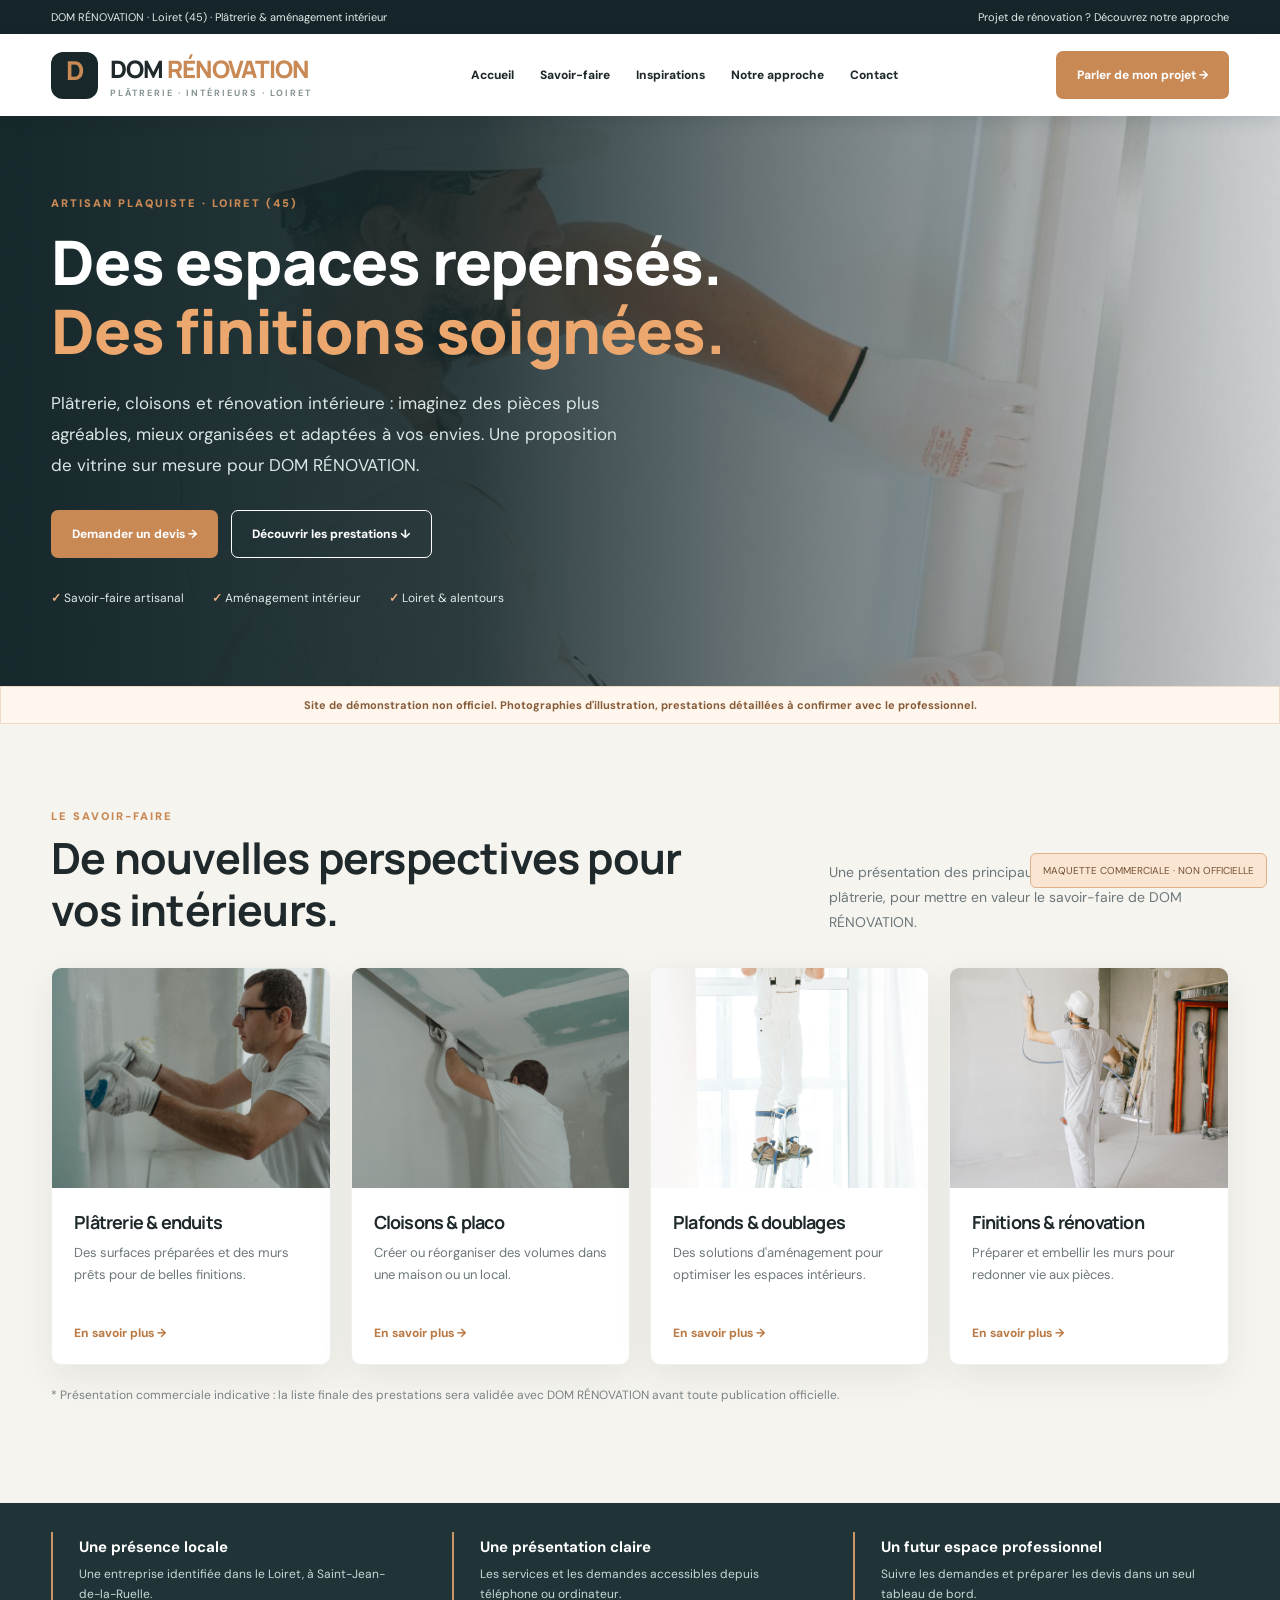
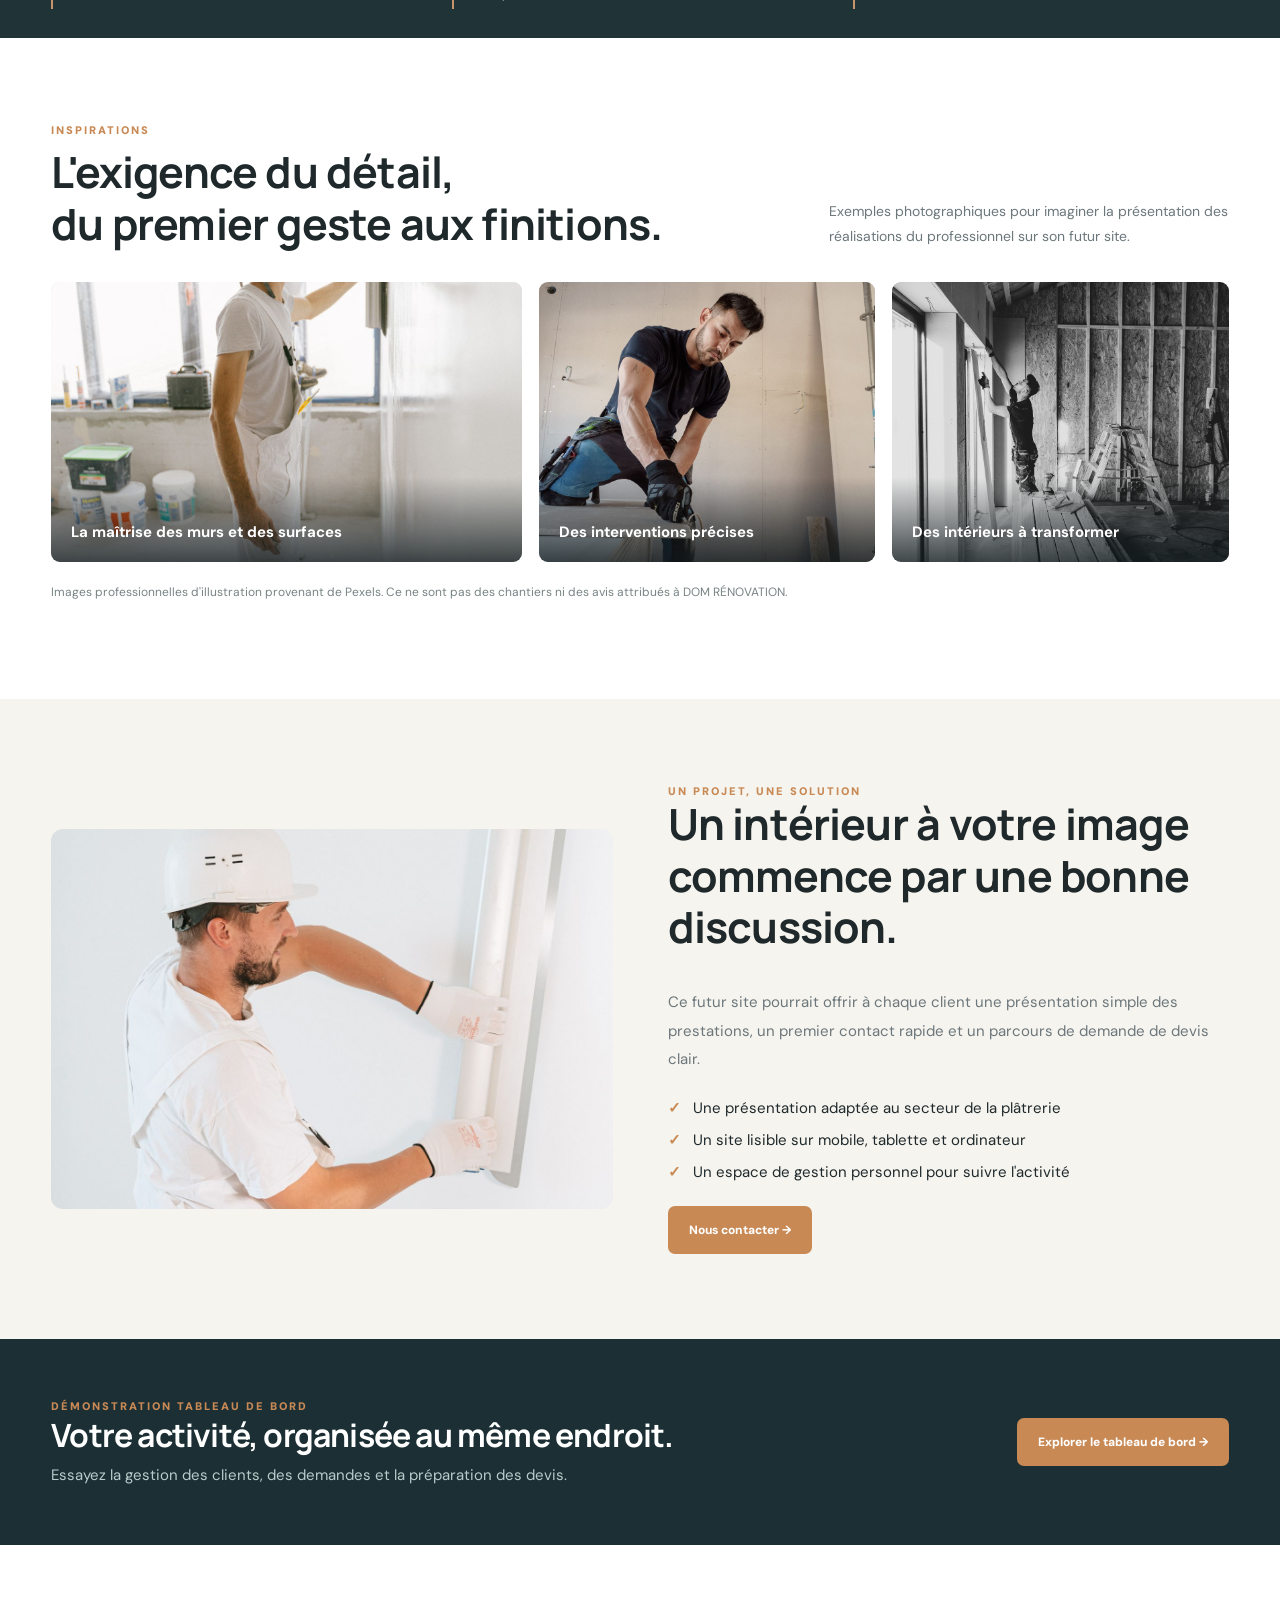
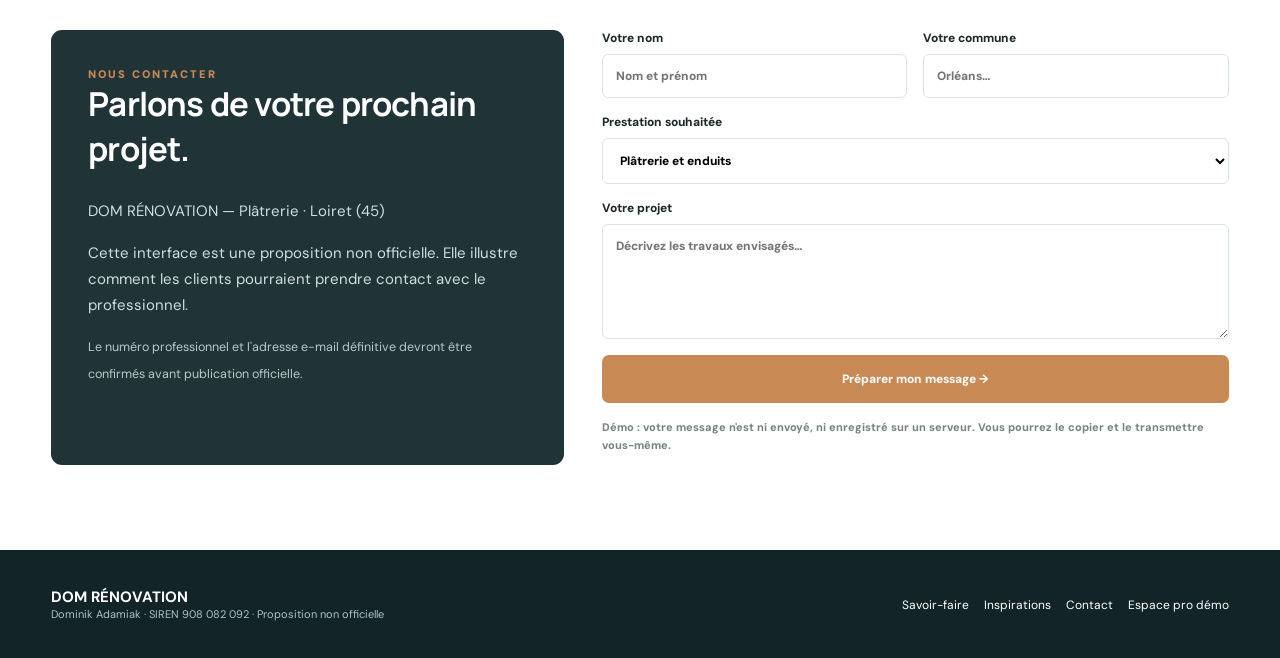
<file: index.html>
<!doctype html>
<html lang="fr"><head><meta charset="utf-8"><meta name="viewport" content="width=device-width, initial-scale=1"><meta name="robots" content="noindex,nofollow,noarchive"><meta name="referrer" content="no-referrer"><meta name="description" content="Proposition de site vitrine pour DOM RÉNOVATION — plâtrerie, cloisons et rénovation intérieure dans le Loiret. Démonstration non officielle."><title>DOM RÉNOVATION — Plâtrerie & Intérieurs | Démonstration</title><style>
@import url('https://fonts.googleapis.com/css2?family=DM+Sans:wght@400;500;600;700;800&family=Manrope:wght@400;500;600;700;800&display=swap');
:root{--ink:#1f292b;--dark:#18282a;--bronze:#c88955;--sand:#f6f4ef;--muted:#6c777b;--line:#e2e4df}*{box-sizing:border-box}html{scroll-behavior:smooth}body{margin:0;font:15px "DM Sans",Arial,sans-serif;color:var(--ink)}a{text-decoration:none;color:inherit}button,input,textarea,select{font:inherit}button{cursor:pointer}h1,h2,h3,h4{font-family:Manrope,Arial,sans-serif;letter-spacing:-.8px}h1,h2,h3,p{margin-top:0}.wrap{width:min(1240px,92%);margin:auto}.top{background:#162529;color:#e3ecea;padding:10px 0;font-size:11px}.top .wrap{display:flex;justify-content:space-between;gap:15px}.top span{white-space:nowrap}header{background:#fff;position:sticky;top:0;z-index:20;box-shadow:0 3px 17px #101c2020}.nav{min-height:82px;display:flex;align-items:center;justify-content:space-between;gap:22px}.brand{display:flex;align-items:center;gap:12px;flex-shrink:0}.brandmark{height:47px;width:47px;border-radius:12px;display:grid;place-items:center;background:var(--dark);color:var(--bronze);font:900 26px Manrope}.brandtitle{font:800 24px Manrope;letter-spacing:-1px}.brandtitle em{color:var(--bronze);font-style:normal}.brandtitle small{display:block;font:700 9px "DM Sans";letter-spacing:2px;color:#859292;margin-top:2px}.links{display:flex;align-items:center;gap:26px;font-size:12px;font-weight:800}.links a:hover{color:var(--bronze)}.btn{display:inline-flex;align-items:center;justify-content:center;gap:13px;border:1px solid transparent;background:var(--bronze);color:#fff;padding:15px 20px;border-radius:7px;font-size:12px;font-weight:800;cursor:pointer}.btn:hover{background:#ad7246}.btn.ghost{background:transparent;border-color:#fff;color:#fff}.btn.ghost:hover{background:#ffffff1a}.hamb{display:none;border:0;background:none;font-size:24px}
.hero{min-height:570px;display:flex;align-items:center;position:relative;background:linear-gradient(90deg,#142629fb 2%,#142629e2 37%,#1426298a 64%,#1426292b 100%),url('images/hero.jpg') 60% 39%/cover no-repeat;color:#fff}.hero-inner{padding:75px 0}.eyebrow{text-transform:uppercase;color:var(--bronze);font-weight:900;letter-spacing:2px;font-size:11px}.hero h1{font-weight:800;font-size:clamp(39px,4.8vw,68px);line-height:1.12;max-width:720px;margin:18px 0 23px}.hero h1 em{font-style:normal;color:#eba76d}.hero p{max-width:590px;font-size:17px;line-height:1.8;color:#dae7e6}.hero .actions{display:flex;gap:13px;flex-wrap:wrap;margin:30px 0 32px}.trust{display:flex;gap:28px;flex-wrap:wrap;font-size:12px;color:#dfebe9}.trust b{color:#ebb083}.demo-note{background:#fff7ed;color:#865b38;border:1px solid #f1dac5;padding:11px 16px;font-size:11px;font-weight:700;text-align:center}.section{padding:85px 0}.section-alt{background:var(--sand)}.lead{display:flex;justify-content:space-between;align-items:end;gap:35px;margin-bottom:32px}.lead h2{font-size:clamp(27px,3.4vw,43px);line-height:1.2;margin:9px 0 0;max-width:660px}.lead p{max-width:400px;line-height:1.8;color:var(--muted);font-size:14px;margin:0}.services{display:grid;grid-template-columns:repeat(4,1fr);gap:20px}.service{background:#fff;box-shadow:0 12px 34px #1a313014;border:1px solid #eef0ee;border-radius:10px;overflow:hidden}.service img{height:220px;width:100%;object-fit:cover;display:block;transition:transform .3s}.service:hover img{transform:scale(1.035)}.service .pad{padding:22px}.service h3{font-size:18px;margin:0 0 8px}.service p{color:var(--muted);font-size:13px;line-height:1.7;min-height:67px}.service a{font-size:12px;color:#ba7a46;font-weight:800}.reassurance{background:#203438;color:#fff;padding:29px 0}.reassurance .wrap{display:grid;grid-template-columns:repeat(3,1fr);gap:25px}.value{padding:5px 26px;border-left:2px solid #ca946b}.value strong{display:block;margin-bottom:7px}.value p{font-size:12px;color:#c8d7d7;line-height:1.7;margin:0}.gallery{display:grid;grid-template-columns:1.4fr 1fr 1fr;gap:17px}.gallery figure{margin:0;border-radius:9px;overflow:hidden;position:relative;min-height:280px;background:#dde1dd}.gallery img{width:100%;height:100%;object-fit:cover;position:absolute;inset:0}.gallery figcaption{position:absolute;bottom:0;left:0;right:0;padding:45px 20px 20px;color:white;font-weight:700;background:linear-gradient(transparent,#10191cc4)}.tiny{font-size:12px;color:#788384;line-height:1.7}.split{display:grid;grid-template-columns:1fr 1fr;align-items:center;gap:55px}.split img{width:100%;height:380px;object-fit:cover;border-radius:12px}.split h2{font-size:clamp(28px,3.5vw,43px);line-height:1.2}.split p{color:var(--muted);line-height:1.9}.bullet{margin:24px 0;padding:0;list-style:none}.bullet li{margin:12px 0;display:flex;gap:12px}.bullet li:before{content:"✓";color:var(--bronze);font-weight:900}.strip{background:#1b2f34;color:white;padding:60px 0}.strip .wrap{display:flex;justify-content:space-between;align-items:center;gap:30px}.strip h2{font-size:32px;margin:0 0 8px}.strip p{color:#b9cccc;margin:0}.contact{display:grid;grid-template-columns:.9fr 1.1fr;gap:38px}.contact-info{background:#203438;color:#fff;padding:37px;border-radius:11px}.contact-info h2{font-size:33px}.contact-info p{color:#d0dddd;line-height:1.75}.contact-info small{color:#b9c8c8}.contact-form{display:grid;grid-template-columns:1fr 1fr;gap:16px}.field{display:grid;gap:8px;font-size:12px;font-weight:800}.field.wide{grid-column:1/-1}.field input,.field select,.field textarea{border:1px solid #dbe2e2;padding:13px;background:#fff;border-radius:6px;width:100%;outline:0}.field textarea{min-height:115px;resize:vertical}.field input:focus,.field select:focus,.field textarea:focus{border-color:var(--bronze)}.fineprint{font-size:11px;color:#788384;line-height:1.6}footer{background:#132428;color:#fff;padding:37px 0}footer .wrap{display:flex;justify-content:space-between;align-items:center;gap:22px;flex-wrap:wrap}footer a{font-size:12px;margin-left:15px}.footer-note{font-size:11px;color:#aec3c3}.flag{position:fixed;bottom:12px;right:13px;background:#f9e5d2;border:1px solid #ddb18a;color:#735135;font-size:10px;padding:10px 12px;border-radius:6px;z-index:21}.toast{position:fixed;bottom:24px;left:24px;background:#173238;color:#fff;padding:12px 18px;border-radius:8px;box-shadow:0 8px 24px #0003;opacity:0;transition:.2s;z-index:90}.toast.show{opacity:1}
@media(max-width:1020px){.services{grid-template-columns:repeat(2,1fr)}.links{display:none;position:absolute;top:80px;left:0;right:0;padding:22px;background:white;flex-direction:column;box-shadow:0 10px 20px #0002}.links.open{display:flex}.hamb{display:block}.nav>.btn{margin-left:auto}.gallery{grid-template-columns:repeat(2,1fr)}.gallery figure:first-child{grid-column:1/-1;height:350px}}
@media(max-width:650px){.top span:nth-child(2){display:none}.nav{min-height:70px}.nav>.btn{display:none}.links{top:70px}.brandtitle{font-size:19px}.brandmark{height:39px;width:39px;font-size:22px}.hero{background-image:linear-gradient(90deg,#142629f1,#142629c9),url('images/hero.jpg');min-height:620px}.hero-inner{padding:54px 0}.hero p{font-size:15px}.hero h1{font-size:39px}.lead{display:block}.lead p{margin-top:18px}.section{padding:60px 0}.services,.reassurance .wrap,.gallery,.split,.contact{grid-template-columns:1fr}.gallery figure:first-child{grid-column:auto;height:290px}.gallery figure{height:250px}.split img{height:270px}.strip .wrap{display:block}.strip .btn{margin-top:22px}.contact-form{grid-template-columns:1fr}.field.wide{grid-column:auto}.trust{gap:13px}footer .wrap{display:block}footer nav{margin:18px 0}footer a{margin-left:0;margin-right:12px}}
</style></head><body>
<div class="top"><div class="wrap"><span>DOM RÉNOVATION · Loiret (45) · Plâtrerie & aménagement intérieur</span><span>Projet de rénovation ? Découvrez notre approche</span></div></div>
<header><div class="wrap nav"><a class="brand" href="#accueil"><span class="brandmark">D<span style="color:#fff">.</span></span><span class="brandtitle">DOM <em>RÉNOVATION</em><small>PLÂTRERIE · INTÉRIEURS · LOIRET</small></span></a><nav class="links" id="nav"><a href="#accueil">Accueil</a><a href="#services">Savoir-faire</a><a href="#galerie">Inspirations</a><a href="#approche">Notre approche</a><a href="#contact">Contact</a></nav><a class="btn" href="#contact">Parler de mon projet →</a><button class="hamb" id="menu" aria-label="Ouvrir le menu" aria-expanded="false">☰</button></div></header>
<main>
<section class="hero" id="accueil"><div class="wrap hero-inner"><div class="eyebrow">ARTISAN PLAQUISTE · LOIRET (45)</div><h1>Des espaces repensés.<br><em>Des finitions soignées.</em></h1><p>Plâtrerie, cloisons et rénovation intérieure : imaginez des pièces plus agréables, mieux organisées et adaptées à vos envies. Une proposition de vitrine sur mesure pour DOM RÉNOVATION.</p><div class="actions"><a class="btn" href="#contact">Demander un devis →</a><a class="btn ghost" href="#services">Découvrir les prestations ↓</a></div><div class="trust"><span><b>✓</b> Savoir-faire artisanal</span><span><b>✓</b> Aménagement intérieur</span><span><b>✓</b> Loiret & alentours</span></div></div></section>
<div class="demo-note">Site de démonstration non officiel. Photographies d'illustration, prestations détaillées à confirmer avec le professionnel.</div>
<section class="section section-alt" id="services"><div class="wrap"><div class="lead"><div><div class="eyebrow">LE SAVOIR-FAIRE</div><h2>De nouvelles perspectives pour vos intérieurs.</h2></div><p>Une présentation des principaux métiers associés à la plâtrerie, pour mettre en valeur le savoir-faire de DOM RÉNOVATION.</p></div><div class="services">
<article class="service"><img src="images/placo.jpg" alt="Travail de plâtrerie intérieure" loading="lazy"><div class="pad"><h3>Plâtrerie & enduits</h3><p>Des surfaces préparées et des murs prêts pour de belles finitions.</p><a href="#contact" data-service="Plâtrerie et enduits">En savoir plus →</a></div></article>
<article class="service"><img src="images/cloisons.jpg" alt="Artisan réalisant des cloisons" loading="lazy"><div class="pad"><h3>Cloisons & placo</h3><p>Créer ou réorganiser des volumes dans une maison ou un local.</p><a href="#contact" data-service="Cloisons et placo">En savoir plus →</a></div></article>
<article class="service"><img src="images/plafonds.jpg" alt="Travaux de plafond intérieur" loading="lazy"><div class="pad"><h3>Plafonds & doublages</h3><p>Des solutions d'aménagement pour optimiser les espaces intérieurs.</p><a href="#contact" data-service="Plafonds et doublages">En savoir plus →</a></div></article>
<article class="service"><img src="images/finitions.jpg" alt="Artisan réalisant des finitions murales" loading="lazy"><div class="pad"><h3>Finitions & rénovation</h3><p>Préparer et embellir les murs pour redonner vie aux pièces.</p><a href="#contact" data-service="Finitions et rénovation">En savoir plus →</a></div></article></div><p class="tiny" style="margin-top:20px">* Présentation commerciale indicative : la liste finale des prestations sera validée avec DOM RÉNOVATION avant toute publication officielle.</p></div></section>
<div class="reassurance"><div class="wrap"><div class="value"><strong>Une présence locale</strong><p>Une entreprise identifiée dans le Loiret, à Saint-Jean-de-la-Ruelle.</p></div><div class="value"><strong>Une présentation claire</strong><p>Les services et les demandes accessibles depuis téléphone ou ordinateur.</p></div><div class="value"><strong>Un futur espace professionnel</strong><p>Suivre les demandes et préparer les devis dans un seul tableau de bord.</p></div></div></div>
<section class="section" id="galerie"><div class="wrap"><div class="lead"><div><div class="eyebrow">INSPIRATIONS</div><h2>L'exigence du détail,<br>du premier geste aux finitions.</h2></div><p>Exemples photographiques pour imaginer la présentation des réalisations du professionnel sur son futur site.</p></div><div class="gallery"><figure><img src="images/platrerie.jpg" alt="Artisans réalisant une rénovation intérieure" loading="lazy"><figcaption>La maîtrise des murs et des surfaces</figcaption></figure><figure><img src="images/plaque.jpg" alt="Découpe de plaque de plâtre" loading="lazy"><figcaption>Des interventions précises</figcaption></figure><figure><img src="images/chantier.jpg" alt="Pose de plaques de plâtre sur un chantier" loading="lazy"><figcaption>Des intérieurs à transformer</figcaption></figure></div><p class="tiny" style="margin-top:20px">Images professionnelles d'illustration provenant de Pexels. Ce ne sont pas des chantiers ni des avis attribués à DOM RÉNOVATION.</p></div></section>
<section class="section section-alt" id="approche"><div class="wrap split"><img src="images/hero.jpg" alt="Professionnel du bâtiment préparant un mur intérieur" loading="lazy"><div><div class="eyebrow">UN PROJET, UNE SOLUTION</div><h2>Un intérieur à votre image commence par une bonne discussion.</h2><p>Ce futur site pourrait offrir à chaque client une présentation simple des prestations, un premier contact rapide et un parcours de demande de devis clair.</p><ul class="bullet"><li>Une présentation adaptée au secteur de la plâtrerie</li><li>Un site lisible sur mobile, tablette et ordinateur</li><li>Un espace de gestion personnel pour suivre l'activité</li></ul><a class="btn" href="#contact">Nous contacter →</a></div></div></section>
<section class="strip"><div class="wrap"><div><div class="eyebrow">DÉMONSTRATION TABLEAU DE BORD</div><h2>Votre activité, organisée au même endroit.</h2><p>Essayez la gestion des clients, des demandes et la préparation des devis.</p></div><a class="btn" href="/espace-pro/">Explorer le tableau de bord →</a></div></section>
<section class="section" id="contact"><div class="wrap contact"><div class="contact-info"><div class="eyebrow">NOUS CONTACTER</div><h2>Parlons de votre prochain projet.</h2><p>DOM RÉNOVATION — Plâtrerie · Loiret (45)</p><p>Cette interface est une proposition non officielle. Elle illustre comment les clients pourraient prendre contact avec le professionnel.</p><p><small>Le numéro professionnel et l'adresse e-mail définitive devront être confirmés avant publication officielle.</small></p></div>
<form id="form" class="contact-form"><label class="field">Votre nom<input name="nom" required maxlength="100" placeholder="Nom et prénom"></label><label class="field">Votre commune<input name="ville" required maxlength="90" placeholder="Orléans…"></label><label class="field wide">Prestation souhaitée<select id="service" name="service"><option>Plâtrerie et enduits</option><option>Cloisons et placo</option><option>Plafonds et doublages</option><option>Finitions et rénovation</option><option>Autre projet</option></select></label><label class="field wide">Votre projet<textarea name="projet" required maxlength="1500" placeholder="Décrivez les travaux envisagés…"></textarea></label><button class="btn field wide" type="submit">Préparer mon message →</button><p class="fineprint field wide">Démo : votre message n'est ni envoyé, ni enregistré sur un serveur. Vous pourrez le copier et le transmettre vous-même.</p></form></div></section>
</main><footer><div class="wrap"><div><strong>DOM RÉNOVATION</strong><div class="footer-note">Dominik Adamiak · SIREN 908 082 092 · Proposition non officielle</div></div><nav><a href="#services">Savoir-faire</a><a href="#galerie">Inspirations</a><a href="#contact">Contact</a><a href="/espace-pro/">Espace pro démo</a></nav></div></footer><div class="flag">MAQUETTE COMMERCIALE · NON OFFICIELLE</div><div class="toast" id="toast"></div>
<script>
document.querySelector('#menu').onclick=()=>{let n=document.querySelector('#nav');n.classList.toggle('open');document.querySelector('#menu').setAttribute('aria-expanded',String(n.classList.contains('open')))};
document.querySelectorAll('#nav a').forEach(a=>a.onclick=()=>document.querySelector('#nav').classList.remove('open'));
document.querySelectorAll('[data-service]').forEach(a=>a.addEventListener('click',()=>{document.querySelector('#service').value=a.dataset.service}));
document.querySelector('#form').addEventListener('submit',async e=>{e.preventDefault();let d=new FormData(e.currentTarget),msg='Bonjour, je vous contacte pour un projet de '+d.get('service')+'.\nNom : '+d.get('nom')+'\nCommune : '+d.get('ville')+'\nProjet : '+d.get('projet')+'\n\nMessage préparé depuis une démonstration DOM RÉNOVATION.';try{await navigator.clipboard.writeText(msg);flash('Message de démonstration copié. Aucun envoi automatique.')}catch{window.prompt('Copiez votre message de démonstration :',msg)}});
function flash(t){let el=document.querySelector('#toast');el.textContent=t;el.classList.add('show');setTimeout(()=>el.classList.remove('show'),4500)}
if(location.search.includes('utm_source')){const u=new URL(location.href);u.searchParams.delete('utm_source');history.replaceState(null,'',u.pathname+u.search+u.hash)}
</script></body></html>
</file>
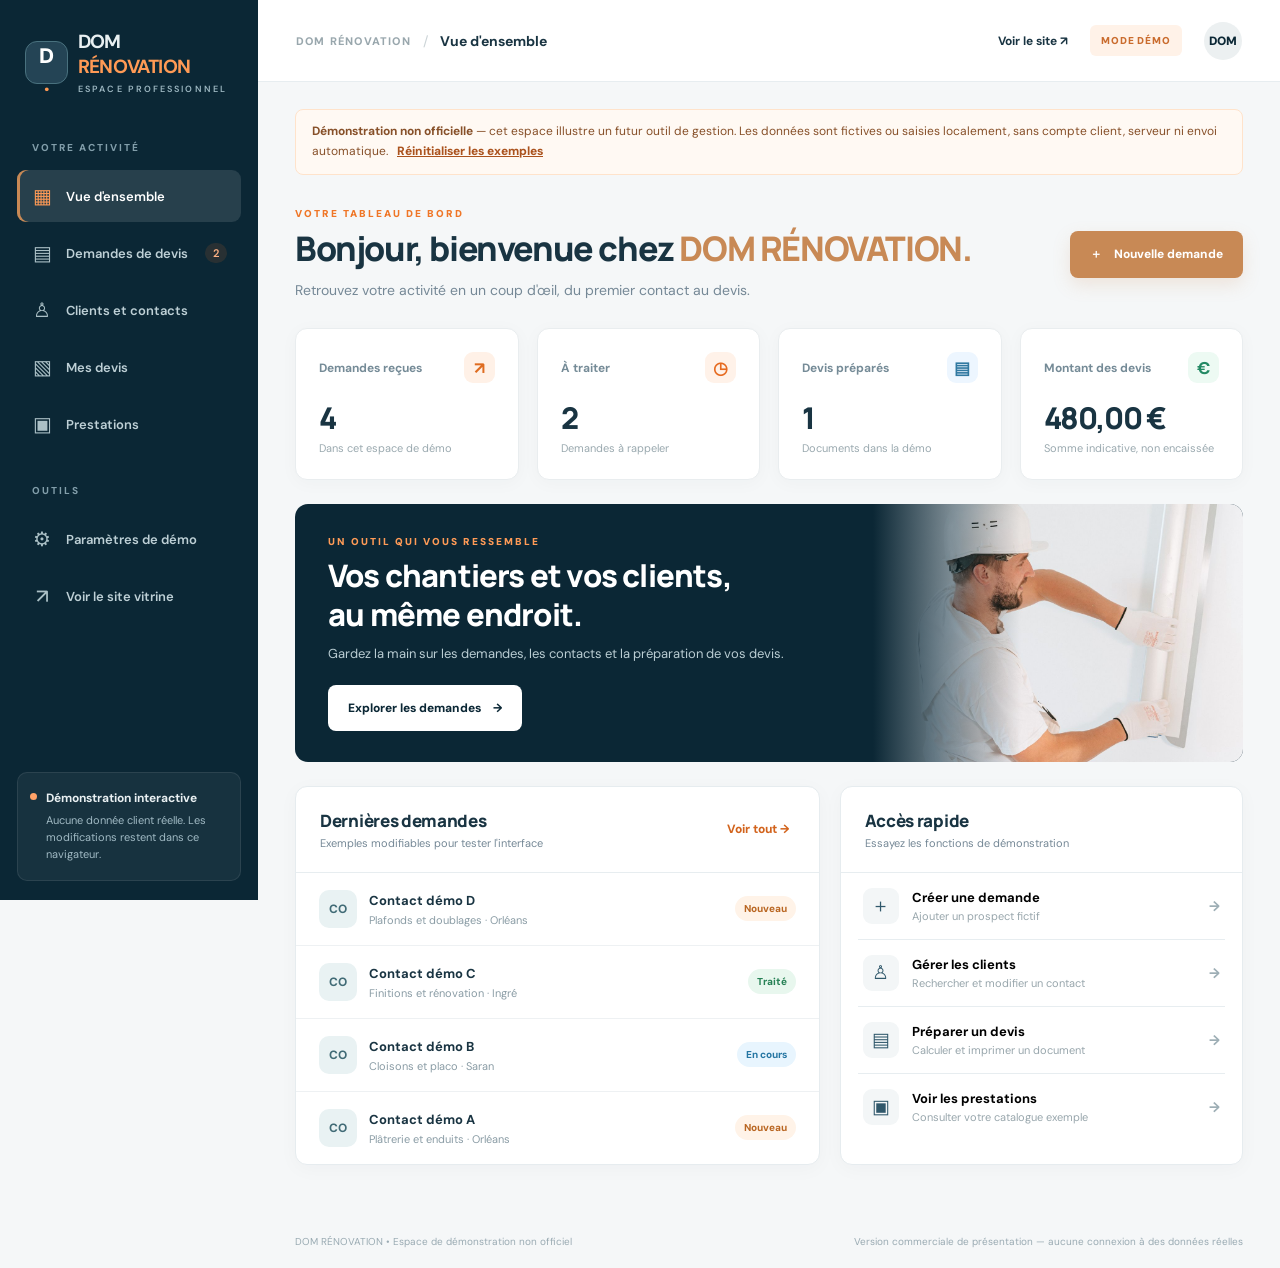
<file: espace-pro/index.html>
<!doctype html>
<html lang="fr">
<head>
<meta charset="utf-8">
<meta name="viewport" content="width=device-width, initial-scale=1">
<meta name="robots" content="noindex,nofollow,noarchive">
<meta name="referrer" content="no-referrer">
<title>DOM RÉNOVATION — Démonstration espace professionnel</title>
<meta name="description" content="Découvrez la démonstration interactive du futur espace professionnel DOM RÉNOVATION, clients, demandes et devis.">
<link rel="stylesheet" href="styles.css">
</head>
<body>
<div class="mobilebar"><button class="iconbtn" id="mobileMenu" aria-label="Ouvrir la navigation">☰</button><strong>DOM <span>RÉNOVATION</span></strong><a href="/" aria-label="Retour au site">Site ↗</a></div>
<div class="layout">
<aside class="sidebar" id="sidebar">
 <div class="brand"><div class="brand-mark">D<span>.</span></div><div><strong>DOM <span>RÉNOVATION</span></strong><small>ESPACE PROFESSIONNEL</small></div></div>
 <div class="side-label">VOTRE ACTIVITÉ</div>
 <nav class="sidenav" aria-label="Navigation espace professionnel">
  <button class="navitem active" data-page="accueil"><span class="navicon">▦</span> Vue d'ensemble</button>
  <button class="navitem" data-page="demandes"><span class="navicon">▤</span> Demandes de devis <span class="pill" id="sidebarRequests">0</span></button>
  <button class="navitem" data-page="clients"><span class="navicon">♙</span> Clients et contacts</button>
  <button class="navitem" data-page="devis"><span class="navicon">▧</span> Mes devis</button>
  <button class="navitem" data-page="prestations"><span class="navicon">▣</span> Prestations</button>
 </nav>
 <div class="side-label">OUTILS</div>
 <nav class="sidenav">
  <button class="navitem" data-page="parametres"><span class="navicon">⚙</span> Paramètres de démo</button>
  <a class="navitem" href="/" target="_self"><span class="navicon">↗</span> Voir le site vitrine</a>
 </nav>
 <div class="sidebar-bottom"><div class="small-dot"></div><div><strong>Démonstration interactive</strong><small>Aucune donnée client réelle. Les modifications restent dans ce navigateur.</small></div></div>
</aside>
<div class="overlay" id="overlay"></div>
<div class="main">
<header class="topbar"><div class="top-heading"><span class="crumb">DOM RÉNOVATION</span><span class="chev">/</span><span id="crumbCurrent">Vue d'ensemble</span></div><div class="top-actions"><a class="ghost-link" href="/" target="_self">Voir le site <span aria-hidden="true">↗</span></a><span class="demo-tag">MODE DÉMO</span><div class="avatar">DOM</div></div></header>
<main class="content">
<div class="callout"><strong>Démonstration non officielle</strong> — cet espace illustre un futur outil de gestion. Les données sont fictives ou saisies localement, sans compte client, serveur ni envoi automatique. <button id="resetLink">Réinitialiser les exemples</button></div>
<section id="page-accueil" class="page active">
 <div class="page-title"><div><div class="eyebrow">VOTRE TABLEAU DE BORD</div><h1>Bonjour, bienvenue chez <span>DOM RÉNOVATION.</span></h1><p>Retrouvez votre activité en un coup d'œil, du premier contact au devis.</p></div><button class="primary" data-action="new-request"><span>＋</span> Nouvelle demande</button></div>
 <div class="kpis" id="kpis">
  <div class="kpi"><div class="kpi-top"><span>Demandes reçues</span><span class="kpi-symbol">↗</span></div><strong id="statRequests">0</strong><small>Dans cet espace de démo</small></div>
  <div class="kpi"><div class="kpi-top"><span>À traiter</span><span class="kpi-symbol orange">◷</span></div><strong id="statPending">0</strong><small>Demandes à rappeler</small></div>
  <div class="kpi"><div class="kpi-top"><span>Devis préparés</span><span class="kpi-symbol blue">▤</span></div><strong id="statQuotes">0</strong><small>Documents dans la démo</small></div>
  <div class="kpi"><div class="kpi-top"><span>Montant des devis</span><span class="kpi-symbol green">€</span></div><strong id="statValue">0 €</strong><small>Somme indicative, non encaissée</small></div>
 </div>
 <div class="feature"><div><div class="eyebrow light">UN OUTIL QUI VOUS RESSEMBLE</div><h2>Vos chantiers et vos clients,<br>au même endroit.</h2><p>Gardez la main sur les demandes, les contacts et la préparation de vos devis.</p><button class="whitebtn" data-page="demandes">Explorer les demandes <span>→</span></button></div><div class="feature-photo" role="img" aria-label="Artisans travaillant sur une toiture"></div></div>
 <div class="twocol"><section class="panel"><div class="panel-head"><div><h3>Dernières demandes</h3><p>Exemples modifiables pour tester l'interface</p></div><button class="text-btn" data-page="demandes">Voir tout →</button></div><div id="recentRequests"></div></section><section class="panel"><div class="panel-head"><div><h3>Accès rapide</h3><p>Essayez les fonctions de démonstration</p></div></div><div class="quick"><button data-action="new-request"><span class="quickglyph">＋</span><span><strong>Créer une demande</strong><small>Ajouter un prospect fictif</small></span><b>→</b></button><button data-page="clients"><span class="quickglyph">♙</span><span><strong>Gérer les clients</strong><small>Rechercher et modifier un contact</small></span><b>→</b></button><button data-action="new-quote"><span class="quickglyph">▤</span><span><strong>Préparer un devis</strong><small>Calculer et imprimer un document</small></span><b>→</b></button><button data-page="prestations"><span class="quickglyph">▣</span><span><strong>Voir les prestations</strong><small>Consulter votre catalogue exemple</small></span><b>→</b></button></div></section></div>
</section>
<section id="page-demandes" class="page"><div class="page-title"><div><div class="eyebrow">SUIVI COMMERCIAL</div><h1>Demandes de devis</h1><p>Organisez les prospects et suivez l'avancement de chaque demande.</p></div><button class="primary" data-action="new-request">＋ Ajouter une demande</button></div><div class="panel table-panel"><div class="toolbar"><input class="search" id="requestSearch" type="search" placeholder="Rechercher nom, prestation, commune…"><select id="requestFilter"><option value="tous">Tous les statuts</option><option value="Nouveau">Nouveau</option><option value="En cours">En cours</option><option value="Traité">Traité</option></select></div><div class="tablewrap"><table><thead><tr><th>Contact</th><th>Prestation</th><th>Date</th><th>Statut</th><th>Actions</th></tr></thead><tbody id="requestRows"></tbody></table></div><div class="table-foot">Les changements sont conservés localement dans ce navigateur uniquement.</div></div></section>
<section id="page-clients" class="page"><div class="page-title"><div><div class="eyebrow">CARNET D'ADRESSES</div><h1>Clients et contacts</h1><p>Un seul endroit pour retrouver vos interlocuteurs.</p></div><button class="primary" data-action="new-client">＋ Nouveau contact</button></div><div class="panel table-panel"><div class="toolbar"><input class="search" id="clientSearch" type="search" placeholder="Rechercher un client…"><span class="mini-note">Exemples fictifs</span></div><div class="tablewrap"><table><thead><tr><th>Nom</th><th>Commune</th><th>Téléphone</th><th>Projet</th><th>Actions</th></tr></thead><tbody id="clientRows"></tbody></table></div></div></section>
<section id="page-devis" class="page"><div class="page-title"><div><div class="eyebrow">DOCUMENTS COMMERCIAUX</div><h1>Mes devis</h1><p>Préparez des estimations lisibles et imprimez-les. Aucun envoi réel depuis cette démo.</p></div><button class="primary" data-action="new-quote">＋ Créer un devis</button></div><div class="panel table-panel"><div class="tablewrap"><table><thead><tr><th>Référence</th><th>Client</th><th>Prestation</th><th>Montant indicatif</th><th>Actions</th></tr></thead><tbody id="quoteRows"></tbody></table></div><div class="table-foot">Maquettes de devis uniquement : identité légale, mentions fiscales et conditions seront à valider avant usage professionnel.</div></div></section>
<section id="page-prestations" class="page"><div class="page-title"><div><div class="eyebrow">VOS SAVOIR-FAIRE</div><h1>Prestations</h1><p>Un aperçu des catégories de travaux proposées sur le site vitrine.</p></div><a class="secondary" href="/" target="_self">Voir le site ↗</a></div><div class="servicegrid"><article class="servicecard"><img src="../images/toiture.jpg" alt="Plâtrerie intérieure"><div><h3>Plâtrerie & enduits</h3><p>Nettoyage et entretien des couvertures.</p><button data-quote-service="Plâtrerie et enduits">Préparer un devis →</button></div></article><article class="servicecard"><img src="../images/facade.jpg" alt="Pose de cloisons"><div><h3>Cloisons & placo</h3><p>Remise en valeur de l'extérieur du bâtiment.</p><button data-quote-service="Cloisons et placo">Préparer un devis →</button></div></article><article class="servicecard"><img src="../images/maconnerie.jpg" alt="Rénovation intérieure"><div><h3>Plafonds et doublages</h3><p>Réparations et aménagements maçonnés.</p><button data-quote-service="Plafonds et doublages">Préparer un devis →</button></div></article><article class="servicecard"><img src="../images/exterieur.jpg" alt="Finitions de murs"><div><h3>Finitions et rénovation</h3><p>Entretien des espaces autour de l'habitat.</p><button data-quote-service="Finitions et rénovation">Préparer un devis →</button></div></article></div></section>
<section id="page-parametres" class="page"><div class="page-title"><div><div class="eyebrow">DÉMONSTRATION</div><h1>Paramètres et données</h1><p>Comprendre le fonctionnement de cette maquette interactive.</p></div></div><div class="panel settings"><h3>Ce qui fonctionne aujourd'hui</h3><p>Créer, rechercher et modifier des demandes et des contacts. Préparer et imprimer des exemples de devis. Exporter les données fictives en JSON. Les données sont enregistrées <strong>dans votre navigateur uniquement</strong>.</p><h3>Ce qu'il faudra raccorder après acceptation</h3><p>Connexion sécurisée, stockage serveur, emails, réception automatique des demandes, vrais clients, devis juridiquement conformes et facturation : ces fonctionnalités <strong>ne sont pas actives</strong> dans cette démonstration.</p><div class="settings-actions"><button class="secondary" id="exportData">Exporter les données démo</button><button class="danger" id="resetData">Réinitialiser les données de démonstration</button></div></div></section>
</main>
<div class="footnote"><span>DOM RÉNOVATION • Espace de démonstration non officiel</span><span>Version commerciale de présentation — aucune connexion à des données réelles</span></div>
</div></div>
<div class="modal-backdrop" id="modalBackdrop" hidden><div class="modal" role="dialog" aria-modal="true" aria-labelledby="modalTitle"><div class="modal-top"><div><div class="eyebrow" id="modalEyebrow">DÉMONSTRATION</div><h2 id="modalTitle">Nouvelle demande</h2></div><button class="modal-close" id="modalClose" aria-label="Fermer">×</button></div><div id="modalBody"></div></div></div>
<div class="toast" id="toast" role="status" aria-live="polite"></div>
<script src="app.js" defer></script>
</body>
</html>
</file>
<file: espace-pro/styles.css>
@import url('https://fonts.googleapis.com/css2?family=DM+Sans:wght@400;500;600;700;800&family=Manrope:wght@400;500;600;700;800&display=swap');
:root{--navy:#0b2735;--navy2:#123849;--orange:#c88955;--orange2:#fff1e8;--ink:#193442;--muted:#758896;--line:#e7edf0;--bg:#f5f7f8;--white:#fff;--green:#147b59}
*{box-sizing:border-box}html{scroll-behavior:smooth}body{margin:0;background:var(--bg);font-family:"DM Sans",Arial,sans-serif;color:var(--ink);font-size:14px}button,input,textarea,select{font:inherit}button{cursor:pointer}a{text-decoration:none;color:inherit}button:focus-visible,a:focus-visible,input:focus-visible,textarea:focus-visible,select:focus-visible{outline:3px solid #f3ab7d;outline-offset:2px}[hidden]{display:none!important}
.layout{display:flex;min-height:100vh}.sidebar{position:fixed;width:258px;inset:0 auto 0 0;background:var(--navy);color:#e9f0f2;display:flex;flex-direction:column;z-index:11;padding:29px 17px 19px}.brand{display:flex;align-items:center;gap:10px;padding:0 8px 36px;font-size:19px;letter-spacing:-.8px;font-weight:800}.brand span,.mobilebar span{color:#ff9a55}.brand small{display:block;font-size:9px;letter-spacing:2.1px;color:#9cb6c0;font-weight:600;margin-top:4px}.brand-mark{display:grid;place-items:center;background:#244455;color:#fff;border:1px solid #49717e;width:43px;height:43px;border-radius:12px;font-size:21px;font-weight:900;flex-shrink:0}.brand-mark span{color:#ff9853}.side-label{padding:10px 15px;color:#829eaa;font-size:10px;font-weight:800;letter-spacing:2px}.sidenav{display:grid;gap:5px;margin:6px 0 24px}.navitem{border:0;text-align:left;width:100%;background:transparent;color:#bed0d6;display:flex;align-items:center;gap:13px;padding:13px 14px;border-radius:9px;font-weight:600;font-size:13px;transition:.15s}.navitem:hover{background:#1f4251;color:#fff}.navitem.active{background:#ffffff1d;color:#fff;box-shadow:inset 3px 0 var(--orange)}.navicon{font-size:20px;width:22px;text-align:center;font-weight:500;color:#abc0c6}.navitem.active .navicon{color:#fa9856}.pill{margin-left:auto;border-radius:12px;background:#ed762921;padding:3px 8px;color:#ffb284;font-size:11px}.sidebar-bottom{margin-top:auto;padding:17px 12px;background:#ffffff0d;border:1px solid #ffffff16;border-radius:10px;display:flex;gap:9px}.sidebar-bottom strong{display:block;font-size:12px}.sidebar-bottom small{display:block;color:#a1bac4;margin-top:6px;font-size:11px;line-height:1.55}.small-dot{margin-top:3px;background:#ffa268;width:7px;height:7px;border-radius:100%;flex-shrink:0}.main{margin-left:258px;width:calc(100% - 258px);min-width:0}.topbar{height:82px;border-bottom:1px solid var(--line);background:white;display:flex;align-items:center;justify-content:space-between;padding:0 38px}.top-heading{display:flex;align-items:center;gap:12px;font-weight:700}.crumb{font-size:11px;font-weight:800;letter-spacing:1.2px;color:#99a7ad}.chev{font-weight:400;color:#ccd4d7}.top-actions{display:flex;align-items:center;gap:22px}.ghost-link{font-size:12px;font-weight:700}.ghost-link:hover{color:var(--orange)}.demo-tag{color:#ca6c2e;background:#fff2e8;padding:9px 11px;border-radius:6px;font-size:10px;letter-spacing:.9px;font-weight:900}.avatar{width:38px;height:38px;display:grid;place-items:center;background:#ecf0f1;color:var(--navy);border-radius:50%;font-weight:900;font-size:12px}.content{padding:27px 37px 50px;max-width:1590px;margin:0 auto}.callout{background:#fff9f3;border:1px solid #ffe3cb;color:#875029;padding:12px 16px;font-size:12px;line-height:1.6;margin-bottom:32px;border-radius:8px}.callout button{border:0;background:none;color:#ab531e;text-decoration:underline;font-weight:800}.page{display:none}.page.active{display:block}.page-title{display:flex;justify-content:space-between;align-items:center;gap:15px;margin-bottom:27px}.eyebrow{font-size:10px;letter-spacing:2px;color:#ef7627;font-weight:900;margin-bottom:8px}.page-title h1{font:800 clamp(26px,2.65vw,35px)/1.2 "Manrope",sans-serif;letter-spacing:-1.4px;margin:0 0 10px}.page-title h1 span{color:var(--orange)}.page-title p{color:var(--muted);margin:0;line-height:1.6}.primary,.secondary,.whitebtn,.danger{border-radius:8px;font-weight:800;font-size:12px;padding:14px 19px;border:1px solid transparent;display:inline-flex;align-items:center;justify-content:center;gap:12px;white-space:nowrap;cursor:pointer}.primary{background:var(--orange);color:#fff;box-shadow:0 7px 18px #c889552b}.primary:hover{background:#da671a}.secondary{background:white;color:var(--ink);border-color:var(--line)}.secondary:hover{border-color:#a0b3bb}.danger{background:#fff4f0;border-color:#ffc9bd;color:#b84a38}.whitebtn{background:white;color:var(--navy)}.kpis{display:grid;grid-template-columns:repeat(4,minmax(0,1fr));gap:18px;margin-bottom:24px}.kpi{border:1px solid #e9edef;background:white;padding:23px;border-radius:12px;box-shadow:0 3px 18px #11344908}.kpi-top{display:flex;justify-content:space-between;align-items:center;color:#758b97;font-weight:700;font-size:12px}.kpi-symbol{display:grid;place-items:center;background:#fff1e7;color:#df6c20;border-radius:9px;width:31px;height:31px;font-size:17px;font-weight:700}.kpi-symbol.blue{background:#edf6ff;color:#3179a1}.kpi-symbol.green{background:#edfaf3;color:#238964}.kpi-symbol.orange{background:#fff2e9;color:#e66b21}.kpi strong{font:800 30px "Manrope",sans-serif;display:block;margin-top:14px;letter-spacing:-1.4px}.kpi small{color:#9aa9af;font-size:11px}.feature{background:var(--navy);color:#fff;border-radius:13px;display:grid;grid-template-columns:1fr 39%;overflow:hidden;min-height:255px;margin-bottom:24px}.feature>div:first-child{padding:31px 33px;z-index:1}.eyebrow.light{color:#ff9b57}.feature h2{font:800 clamp(22px,2.5vw,31px)/1.25 "Manrope",sans-serif;letter-spacing:-.8px;margin:0 0 10px}.feature p{color:#bacdd3;line-height:1.6;margin:0 0 20px;font-size:13px}.feature-photo{background:linear-gradient(90deg,var(--navy),#0b273500 40%),url('../images/hero.jpg') center/cover;min-height:245px}.twocol{display:grid;grid-template-columns:1.3fr 1fr;gap:20px}.panel{border-radius:12px;border:1px solid #e6ecef;background:white;box-shadow:0 4px 20px #102a3508;overflow:hidden}.panel-head{display:flex;align-items:center;justify-content:space-between;border-bottom:1px solid var(--line);padding:22px 24px}.panel-head h3,.settings h3{font:800 17px "Manrope";letter-spacing:-.3px;margin:0 0 4px}.panel-head p{font-size:11px;color:var(--muted);margin:0}.text-btn{border:0;background:none;color:#d2631c;font-weight:800;font-size:12px}.request-mini{display:flex;align-items:center;gap:12px;padding:17px 23px;border-bottom:1px solid #eef1f3}.request-mini:last-child{border-bottom:0}.request-mini .initial{display:grid;place-items:center;width:38px;height:38px;border-radius:10px;background:#e9f2f3;font-size:12px;font-weight:800;color:#416b76}.request-mini .name{flex:1;min-width:0}.request-mini strong{font-size:13px}.request-mini small{display:block;color:#8a9ca5;margin-top:4px;font-size:11px}.status{font-size:10px;padding:6px 9px;border-radius:20px;background:#fff3e8;color:#b96622;font-weight:800;white-space:nowrap}.status.En-cours{background:#e8f5fe;color:#2576a3}.status.Traité{background:#e8f7ee;color:#268155}.quick{padding:0 17px}.quick button{display:flex;width:100%;align-items:center;gap:13px;background:none;border:0;border-bottom:1px solid var(--line);text-align:left;padding:15px 5px}.quick button:last-child{border-bottom:0}.quickglyph{background:#f3f6f7;color:#30586b;display:grid;place-items:center;width:36px;height:36px;border-radius:9px;font-size:19px}.quick button>span:nth-child(2){flex:1}.quick strong{display:block;font-size:13px}.quick small{display:block;color:#98a6ac;font-size:11px;margin-top:3px}.quick b{color:#9daeb5}.table-panel{margin-top:18px}.toolbar{display:flex;justify-content:space-between;align-items:center;gap:14px;padding:21px 24px}.search{background:#fafcfd url('data:image/svg+xml,%3Csvg xmlns="http://www.w3.org/2000/svg" width="16" height="16" fill="none" stroke="%2392a2ab" stroke-width="2"%3E%3Ccircle cx="7" cy="7" r="5"/%3E%3Cpath d="m11 11 4 4"/%3E%3C/svg%3E') no-repeat 13px center;border:1px solid var(--line);border-radius:8px;padding:13px 14px 13px 38px;min-width:250px;max-width:440px;width:100%;outline:0}select,.field input,.field textarea,.field select,.toolbar select{padding:12px;border:1px solid #dde5e9;border-radius:8px;background:white;min-width:130px;color:var(--ink)}.tablewrap{overflow:auto}table{border-collapse:collapse;width:100%;min-width:680px}th{font-size:10px;text-transform:uppercase;letter-spacing:1px;color:#94a4ab;text-align:left;background:#f9fbfc;font-weight:800;padding:15px 22px}td{border-bottom:1px solid #ecf0f2;padding:17px 22px;font-size:12px}td strong{font-size:13px}.subtle{display:block;color:#879ba4;margin-top:4px}.table-foot{padding:17px 23px;font-size:11px;color:#8d9fa6}.rowbtn{padding:7px 10px;border:1px solid #e3e9ec;background:#fff;border-radius:6px;font-weight:800;color:#435c69;font-size:11px;margin-right:5px}.rowbtn:hover{background:#f0f5f6}.rowbtn.red{color:#c14936;border-color:#ffd9d1}.empty{padding:45px 20px;color:#8495a0;text-align:center}.mini-note{color:#93a3aa}.servicegrid{display:grid;grid-template-columns:repeat(2,minmax(0,1fr));gap:23px}.servicecard{display:grid;grid-template-columns:42% 1fr;background:white;border:1px solid var(--line);border-radius:12px;overflow:hidden}.servicecard img{width:100%;height:215px;object-fit:cover}.servicecard>div{padding:20px}.servicecard h3{font:800 17px "Manrope";margin:0}.servicecard p{color:var(--muted);line-height:1.7;font-size:12px}.servicecard button{background:none;padding:0;border:0;color:#d96a25;font-weight:800}.settings{padding:32px;max-width:850px}.settings h3{margin:15px 0 6px}.settings p{color:#5c737d;line-height:1.8}.settings-actions{display:flex;flex-wrap:wrap;gap:12px;margin-top:24px}.footnote{padding:20px 37px;display:flex;justify-content:space-between;gap:10px;font-size:10px;color:#99aab2}.modal-backdrop{position:fixed;inset:0;background:#0c2739b8;z-index:40;display:grid;place-items:center;padding:20px;overflow:auto}.modal{max-width:650px;max-height:calc(100vh - 40px);overflow:auto;width:100%;border-radius:14px;background:white;box-shadow:0 24px 70px #0004;padding:28px}.modal-top{display:flex;justify-content:space-between;align-items:start;border-bottom:1px solid var(--line);padding-bottom:20px;margin-bottom:20px}.modal-top h2{font:800 24px "Manrope";margin:0}.modal-close{border:0;background:#eff3f4;width:35px;height:35px;border-radius:50%;font-size:22px}.form-grid{display:grid;grid-template-columns:1fr 1fr;gap:15px}.field{display:grid;gap:7px;font-size:12px;font-weight:800}.field.full{grid-column:1/-1}.field input,.field select,.field textarea{width:100%;font-weight:400}.field textarea{min-height:90px;resize:vertical}.modal-actions{display:flex;justify-content:flex-end;gap:12px;margin-top:24px}.quote-preview{border:1px solid var(--line);padding:23px;margin:20px 0;border-radius:8px;line-height:1.7}.quote-preview h3{margin:0 0 6px}.quote-total{font-size:24px;font-weight:900;text-align:right}.notice{font-size:11px;line-height:1.6;color:#8b6d4e;background:#fff8f0;padding:11px;border-radius:6px}.toast{position:fixed;right:28px;bottom:24px;background:#153849;color:white;padding:13px 19px;border-radius:8px;box-shadow:0 8px 28px #0003;opacity:0;pointer-events:none;transition:.2s;z-index:99;font-size:12px}.toast.show{opacity:1}.mobilebar,.overlay{display:none}
@media(max-width:1150px){.sidebar{width:225px}.main{margin-left:225px;width:calc(100% - 225px)}.content{padding:25px}.topbar{padding:0 24px}.kpis{grid-template-columns:repeat(2,1fr)}.twocol{grid-template-columns:1fr}.feature{grid-template-columns:1fr 35%}}
@media(max-width:820px){.mobilebar{height:60px;position:sticky;top:0;background:var(--navy);color:white;display:flex;align-items:center;padding:0 16px;gap:15px;z-index:15}.mobilebar strong{font-weight:900;letter-spacing:-.7px}.mobilebar a{margin-left:auto;font-size:12px}.iconbtn{border:0;background:#ffffff20;color:white;border-radius:7px;font-size:18px;width:36px;height:36px}.sidebar{transform:translateX(-100%);top:60px;transition:transform .2s;max-height:calc(100vh - 60px);overflow-y:auto}.sidebar.open{transform:translateX(0)}.overlay.show{display:block;position:fixed;inset:60px 0 0;background:#091d29aa;z-index:10}.main{margin:0;width:100%}.topbar{height:64px}.ghost-link{display:none}.page-title{align-items:start}.page-title h1{font-size:29px}.content{padding:22px}.servicegrid{grid-template-columns:1fr}}
@media(max-width:580px){.topbar{padding:0 17px}.avatar{display:none}.top-actions{gap:9px}.content{padding:18px 15px}.page-title{display:grid}.page-title .primary{width:100%}.page-title h1{font-size:25px}.kpis{gap:10px}.kpi{padding:17px}.kpi strong{font-size:24px}.kpi-top{font-size:10px}.feature{grid-template-columns:1fr}.feature-photo{display:none}.feature>div:first-child{padding:25px}.toolbar{display:grid;padding:16px}.toolbar select{width:100%}.servicecard{grid-template-columns:1fr}.servicecard img{height:190px}.footnote{padding:20px 15px;display:grid}.form-grid{grid-template-columns:1fr}.modal{padding:19px}.modal-actions{flex-direction:column-reverse}.modal-actions>*{width:100%}.settings{padding:22px}}
@media print{body{background:white}.sidebar,.mobilebar,.topbar,.callout,.footnote,.modal-actions,.toast,.page-title,.feature,.kpis,.twocol,.servicegrid{display:none!important}.main{margin:0;width:100%}.modal-backdrop{position:static;background:none;padding:0;display:block!important}.modal{max-width:100%;max-height:none;padding:0;border:0;box-shadow:none}.modal-top{display:none}.quote-preview{border:0;padding:0}.content{padding:0}.page{display:none!important}}
</file>
